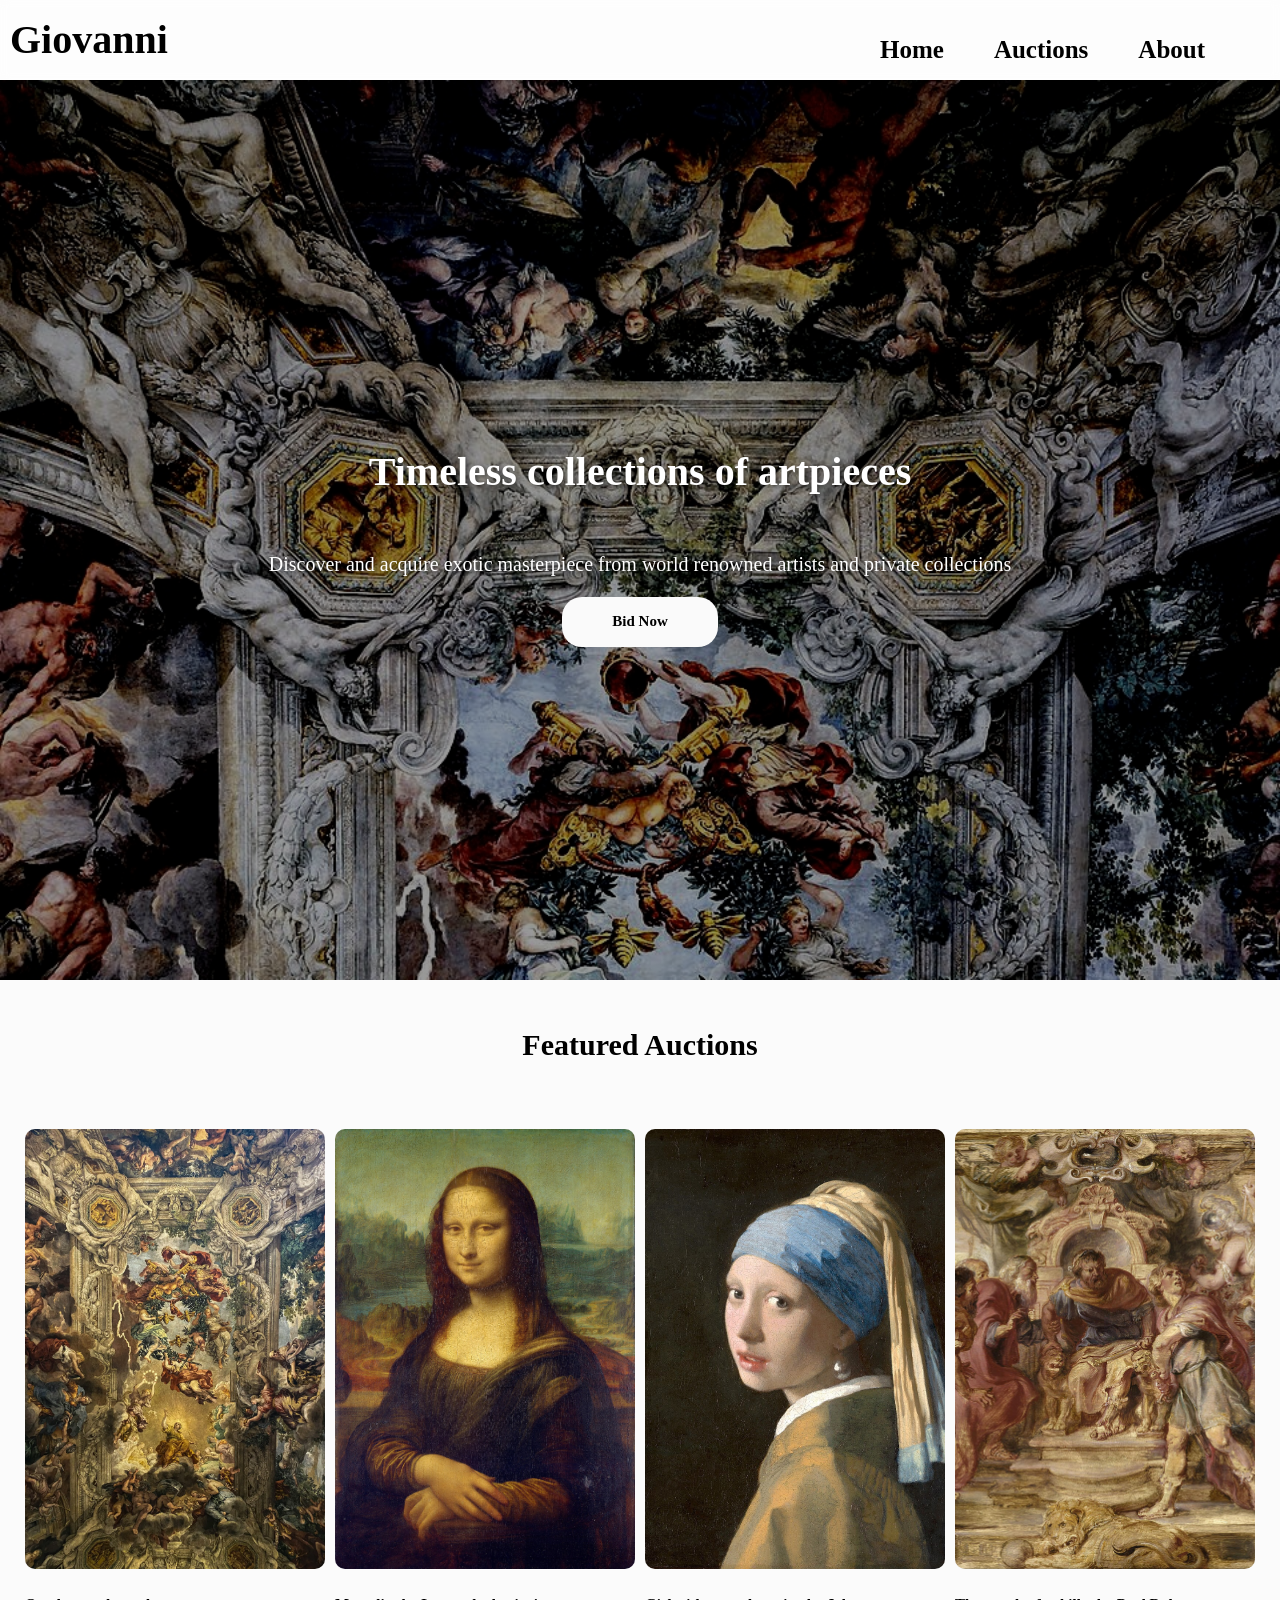
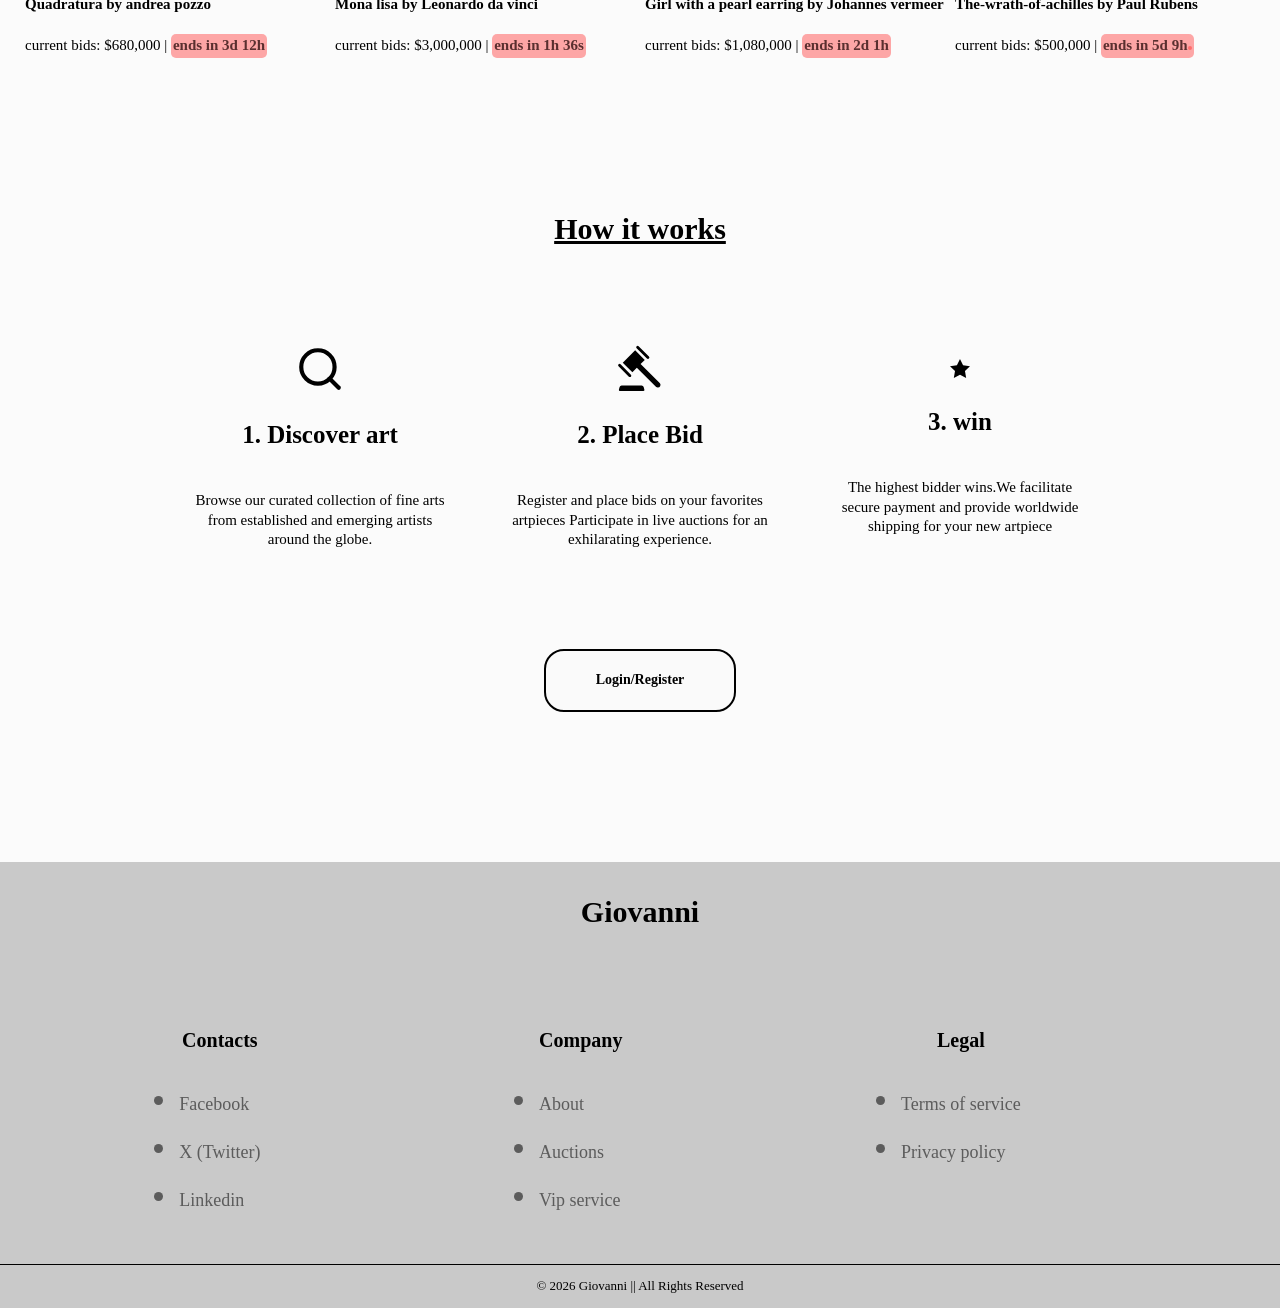
<file: index.html>
<!DOCTYPE html>
<html lang="en">
<head>
  <meta charset="UTF-8">
  <meta name="viewport" content="width=device-width, initial-scale=1.0">
  <meta http-equiv="X-UA-Compatible" content="ie=edge">
  <title>art auction website</title>
  <link rel="stylesheet" href="/styles/style.css">

</head>
<body>
  
    <header class="main-header">
      <div class="text-logo">
        <a href="/index.html">Giovanni</a>
      </div>
      <nav class="nav-links">
              <button class="menu-btn">
        <svg class="menu-open" width="40" height="40" viewBox="0 0 24 24" fill="none" xmlns="http://www.w3.org/2000/svg">
          <path d="M4 18L20 18" stroke="#000000" stroke-width="2" stroke-linecap="round" />
          <path d="M4 12L20 12" stroke="#000000" stroke-width="2" stroke-linecap="round" />
          <path d="M4 6L20 6" stroke="#000000" stroke-width="2" stroke-linecap="round" />
        </svg>
        
        <!-- svg code for close menu -->
<svg class= "menu-close" width="40" height="40" viewBox="0 0 24 24" fill="none" xmlns="http://www.w3.org/2000/svg">
  <path d="M18 6L6 18" stroke="currentColor" stroke-width="2" stroke-linecap="round" stroke-linejoin="round"/>
  <path d="M6 6L18 18" stroke="currentColor" stroke-width="2" stroke-linecap="round" stroke-linejoin="round"/>
</svg>
        
      </button>
        <ul class="nav-lists">
          <li>
            <a href="/index.html">Home</a>
          </li>
           <li>
   <a href="/auctions.html">Auctions</a>
 </li>
  <li>
   <a href="/about.html">About</a>
 </li>
        </ul>
      </nav>

    </header>
    
    <main class="main-container">
      
      <section class="main-content"> 
      <h2> Timeless collections of artpieces</h2>
      <p> Discover and acquire exotic masterpiece from world renowned artists and private collections</p>
      <a href="auctions.html" class="bid-btn">Bid Now</a>
    
      </section>
      
      <section class="featured">
        <h2>Featured Auctions</h2>
        <div class="image-wrapper">
          <div class="image-ctn">
            
          <img src="/styles/images/baroquee-painting.jpg" alt="quadratura" draggable="false">
          <h4>Quadratura by andrea pozzo</h4>
          <p> current bids: $680,000 | <span id="auction-timer1">ends in 3d 12h</span> </p>
          </div>
                  <div class="image-ctn">
            
          <img src="/styles/images/mona-lisa.jpg" alt="mona-lisa">
          <h4>Mona lisa by Leonardo da vinci</h4>
          <p> current bids: $3,000,000 | <span id="auction-timer2">ends in 1h 36s</span> </p>
          </div>
        
                  <div class="image-ctn">
            
          <img src="/styles/images/Girl-with-a-Pearl-Earring.jpg" alt="Girl-with-a-Pearl-Earring">
          <h4> Girl with a pearl earring by Johannes vermeer</h4>
          <p> current bids: $1,080,000 | <span id="auction-timer3">ends in 2d 1h</span> </p>
          </div>
        
                  <div class="image-ctn">
            
          <img src="/styles/images/the-wrath-of-achilles.jpg" alt="the-wrath-of-achilles">
          <h4>The-wrath-of-achilles by Paul Rubens</h4>
          <p> current bids: $500,000 | <span id="auction-timer4">ends in 5d 9h<span> </p>
          </div>
        
        </div>
      </section>
      
      <section class="process">
        <div>
        <h2>How it works</h2> 
        </div>
        <div class="process-container">
        <div class="process_steps search">
          <svg class="icons"
    xmlns="http://www.w3.org/2000/svg" 
    viewBox="0 0 24 24" 
    fill="none" 
    stroke="currentColor" 
    stroke-width="2" 
    stroke-linecap="round" 
    stroke-linejoin="round"
    width="5rem"
    height="5rem"
>
    <circle cx="11" cy="11" r="8"></circle>
    <line x1="21" y1="21" x2="16.65" y2="16.65"></line>
</svg>

<h3>1. Discover art</h3>
<p>Browse our curated collection of fine arts from established and emerging artists around the globe.</p>

        </div>
        <div class="process_steps auction">
         <svg fill="#000000" width="5rem" height="5rem" viewBox="0 0 36 36" version="1.1"  preserveAspectRatio="xMidYMid meet" xmlns="http://www.w3.org/2000/svg" xmlns:xlink="http://www.w3.org/1999/xlink">
    <title>gavel-solid</title>
    <path d="M23.7,10.79a1,1,0,0,1-.71-.3L15.56,3.06A1,1,0,0,1,17,1.65l7.44,7.43a1,1,0,0,1,0,1.41A1,1,0,0,1,23.7,10.79Z"/><path d="M10.69,23.79a1,1,0,0,1-.7-.29L2.55,16.07A1,1,0,1,1,4,14.65l7.43,7.43a1,1,0,0,1-.71,1.71Z"/><path d="M20.64,31l.5,1.77a.89.89,0,0,1-.85,1.12H3.67a.89.89,0,0,1-.85-1.12L3.33,31A1.51,1.51,0,0,1,4.8,29.92H19.16A1.53,1.53,0,0,1,20.64,31Z"/><path d="M32.19,28.08,18.43,14.46l3-3L14.52,4.5,5.58,13.44l6.93,6.94,3.21-3.2,13.74,13.6a1.89,1.89,0,0,0,1.36.56,1.91,1.91,0,0,0,1.37-3.26Z"/>
    <rect x="0" y="0" width="36" height="36" fill-opacity="0"/>
</svg>

          <h3>2. Place Bid</h3>
          <p>Register and place bids on your favorites artpieces Participate in live auctions for an exhilarating experience.</p>
        </div>
        <div class="process_steps win">
          <svg class="icons" xmlns="http://www.w3.org/2000/svg" width="24" height="24" viewBox="0 0 24 24" fill="currentColor" stroke="currentColor" stroke-width="0" stroke-linecap="round" stroke-linejoin="round" class="icon icon-tabler icon-tabler-star">
  <path stroke="none" d="M0 0h24v24H0z" fill="none"/>
  <path d="M12 17.75l-6.172 3.245l1.179 -6.873l-5 -4.867l6.9 -1l3.086 -6.253l3.086 6.253l6.9 1l-5 4.867l1.179 6.873z" />
</svg>

<h3>3. win</h3>
<p>The highest bidder wins.We facilitate secure payment and provide worldwide shipping for your new artpiece</p>
        </div>
        </div>
        <a href="signup.html" class="signup">Login/Register </a>
      </section>
   
    </main>
    
    <footer class="main-footer">
      <h3>Giovanni</h3>
      <section class="footer-section">
        
        <div class="footer-content">
         <h4 id="contacts">Contacts</h4>
         <ul>
           <li>
             <a href="https://www.facebook.com/">Facebook</a>
           </li>
           <li>
  <a href="https://www.x.com/">X (Twitter)</a>
</li>
<li>
  <a href="https://www.linkedin.com/">Linkedin</a>
</li>
         </ul>
        </div>
        <div class="footer-content">
          <h4>Company</h4>
          <ul>
            <li>
              <a href="/about.html">About</a>
            </li>
            <li>
  <a href="/auctions.html">Auctions</a>
</li>
<li>
  <a href="/vip-service.html">Vip service</a>
</li>
          </ul>
        </div>
        
<div class="footer-content">
  <h4>Legal</h4>
  <ul>
    <li>
      <a href="terms_of_service.html">Terms of service</a>
    </li>
    <li>
      <a href="privacy_policy.html">Privacy policy</a>
    </li>
  </ul>
</div>
      </section>
       <div class="copy-section">
   <p> &copy; <span id="footer-year">....</span> Giovanni || All Rights Reserved</p>
 </div>
    </footer>
    
    
    <script src="main.js">
    </script>
    
</body>
</html>
</file>
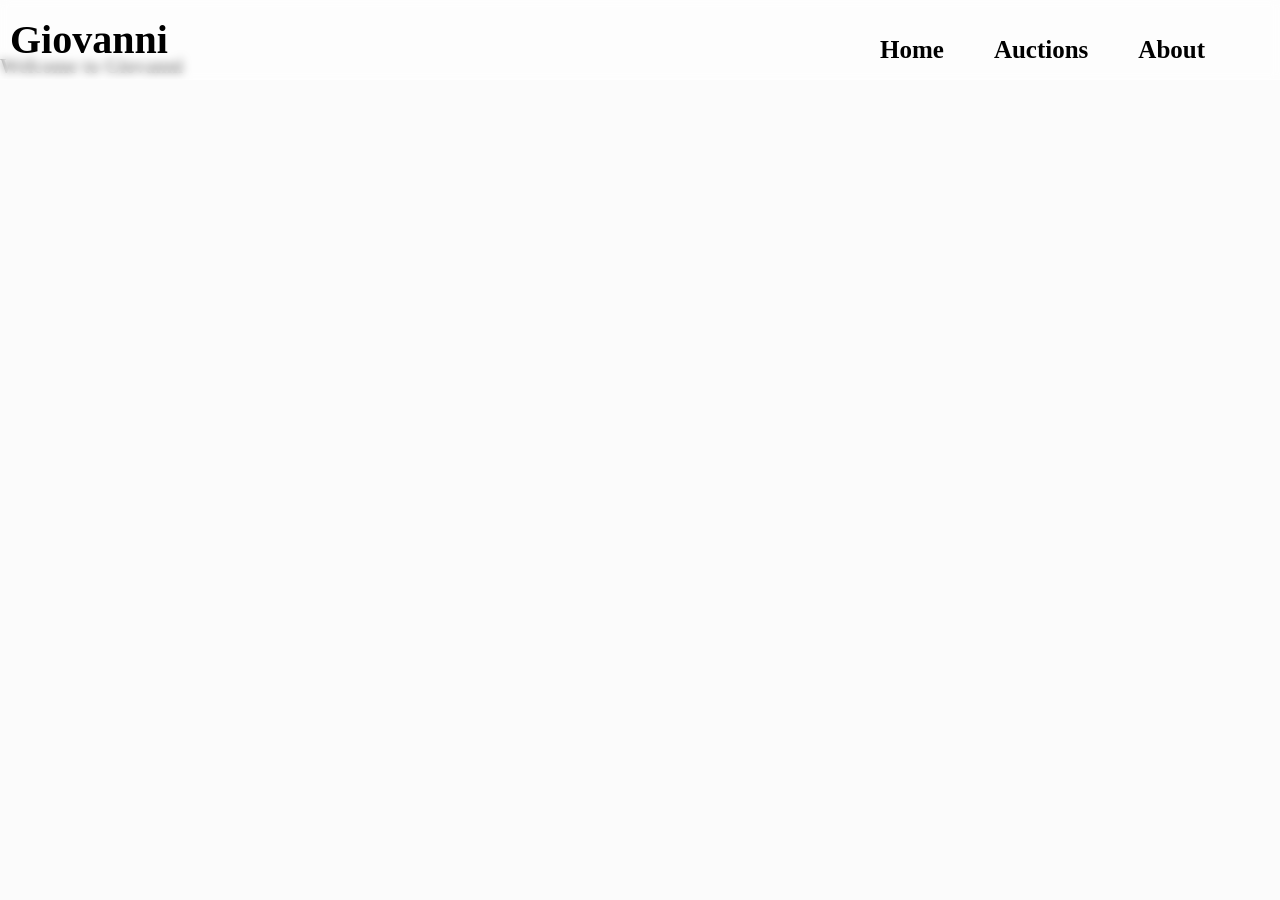
<file: auctions.html>
<!DOCTYPE html>
<html lang="en">
<head>
  <meta charset="UTF-8">
  <meta name="viewport" content="width=device-width, initial-scale=1.0">
  <meta http-equiv="X-UA-Compatible" content="ie=edge">
  <title>art auction website</title>
  <link rel="preconnect" href="https://fonts.googleapis.com">
<link rel="preconnect" href="https://fonts.gstatic.com" crossorigin>
<link href="https://fonts.googleapis.com/css2?family=Dela+Gothic+One&display=swap" rel="stylesheet">
  <link rel="stylesheet" href="/styles/style.css">
</head>
<body>
  
    <header class="main-header">
      <div class="text-logo">
        <a href="/index.html">Giovanni</a>
      </div>
      <nav class="nav-links">
        <ul class="nav-lists">
          <li>
            <a href="/index.html">Home</a>
          </li>
           <li>
   <a href="/auctions.html">Auctions</a>
 </li>
  <li>
   <a href="/about.html">About</a>
 </li>
        </ul>
      </nav>
      <button class="menu-btn">
<svg width="6rem" height="5rem" viewBox="0 0 24 24" fill="none" xmlns="http://www.w3.org/2000/svg">
<path d="M4 18L20 18" stroke="#000000" stroke-width="2" stroke-linecap="round"/>
<path d="M4 12L20 12" stroke="#000000" stroke-width="2" stroke-linecap="round"/>
<path d="M4 6L20 6" stroke="#000000" stroke-width="2" stroke-linecap="round"/>
</svg>

</button>
    </header>
    
    <main class="auction-galleria">
      <h1>Welcome to Giovanni</h1>
      <div class="gallery-container">
        
      </div>
      
    </main>
    </body>
    </html>
</file>
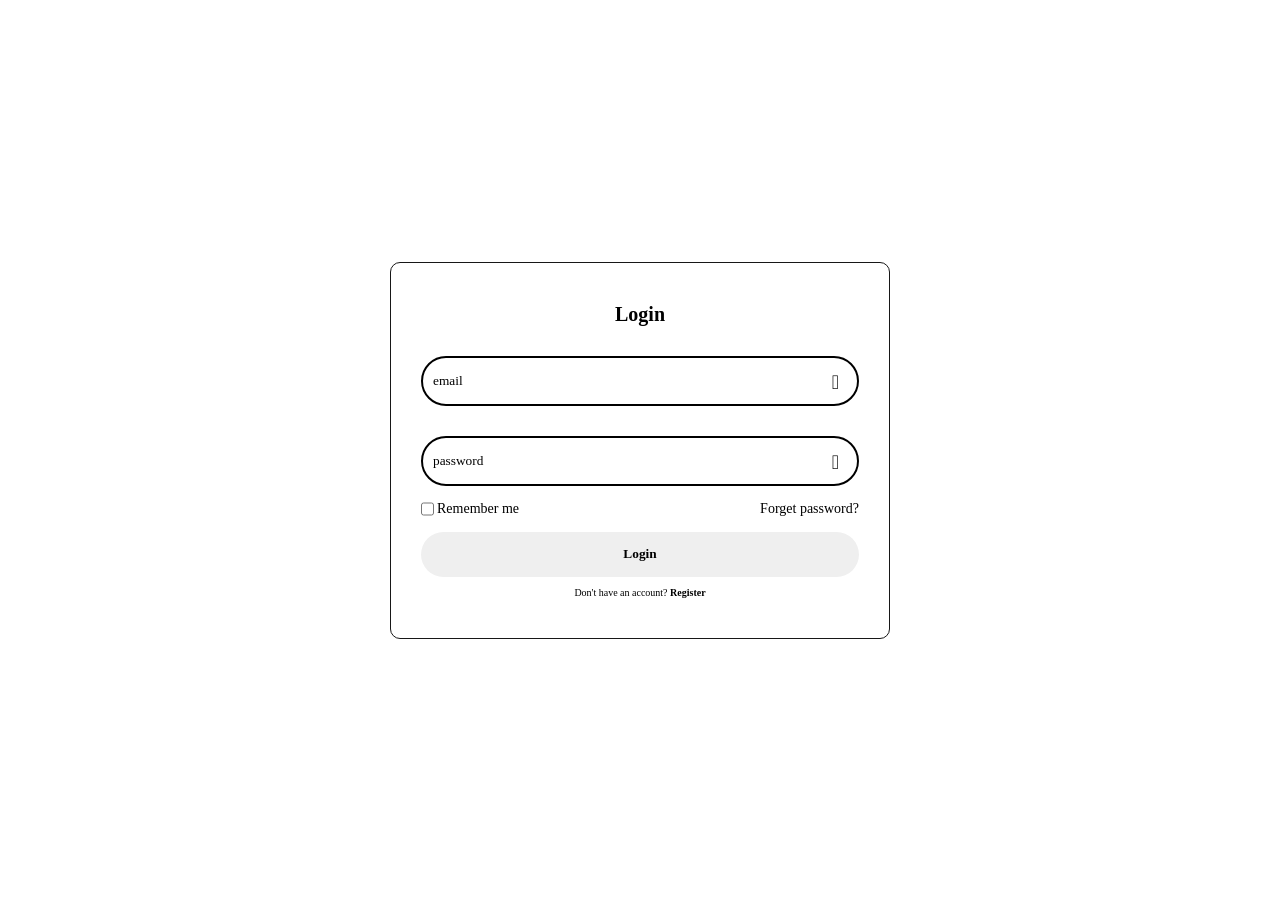
<file: login.html>
<!DOCTYPE html>
<html>

<head>
   <meta charset="UTF-8">
   <meta name="viewport" content="width=device-width, initial-scale=1">
   <title>login page</title>
   <link rel="stylesheet" href="/styles/components/login.css">
   <link href="https://unpkg.com/boxicons@2.1.4/css/boxicons.min.css" rel="stylesheet">
</head>
<body>
   <div class="wrapper">
      <form action="">
      <h1>Login</h1>
      <div class="input-box">
         <input type="email" placeholder="email" required>
         
         <i class="bx bxs-user"></i>
      </div>
            <div class="input-box">
         <input type="password" placeholder="password" required>
         <i class="bx bxs-lock-alt"></i>
      </div>
      <div class="remember">
         <label for="remember me"> 
         <input type="checkbox">
          Remember me
         </label>
         <a href="#">Forget password?</a>
      </div>
      <button type="submit"> Login</button>
      <div class="signup-links">
         Don't have an account?
         <a href="signup.html">Register</a>
      </div>
      </form>
   </div>
</body>

</html>
</file>
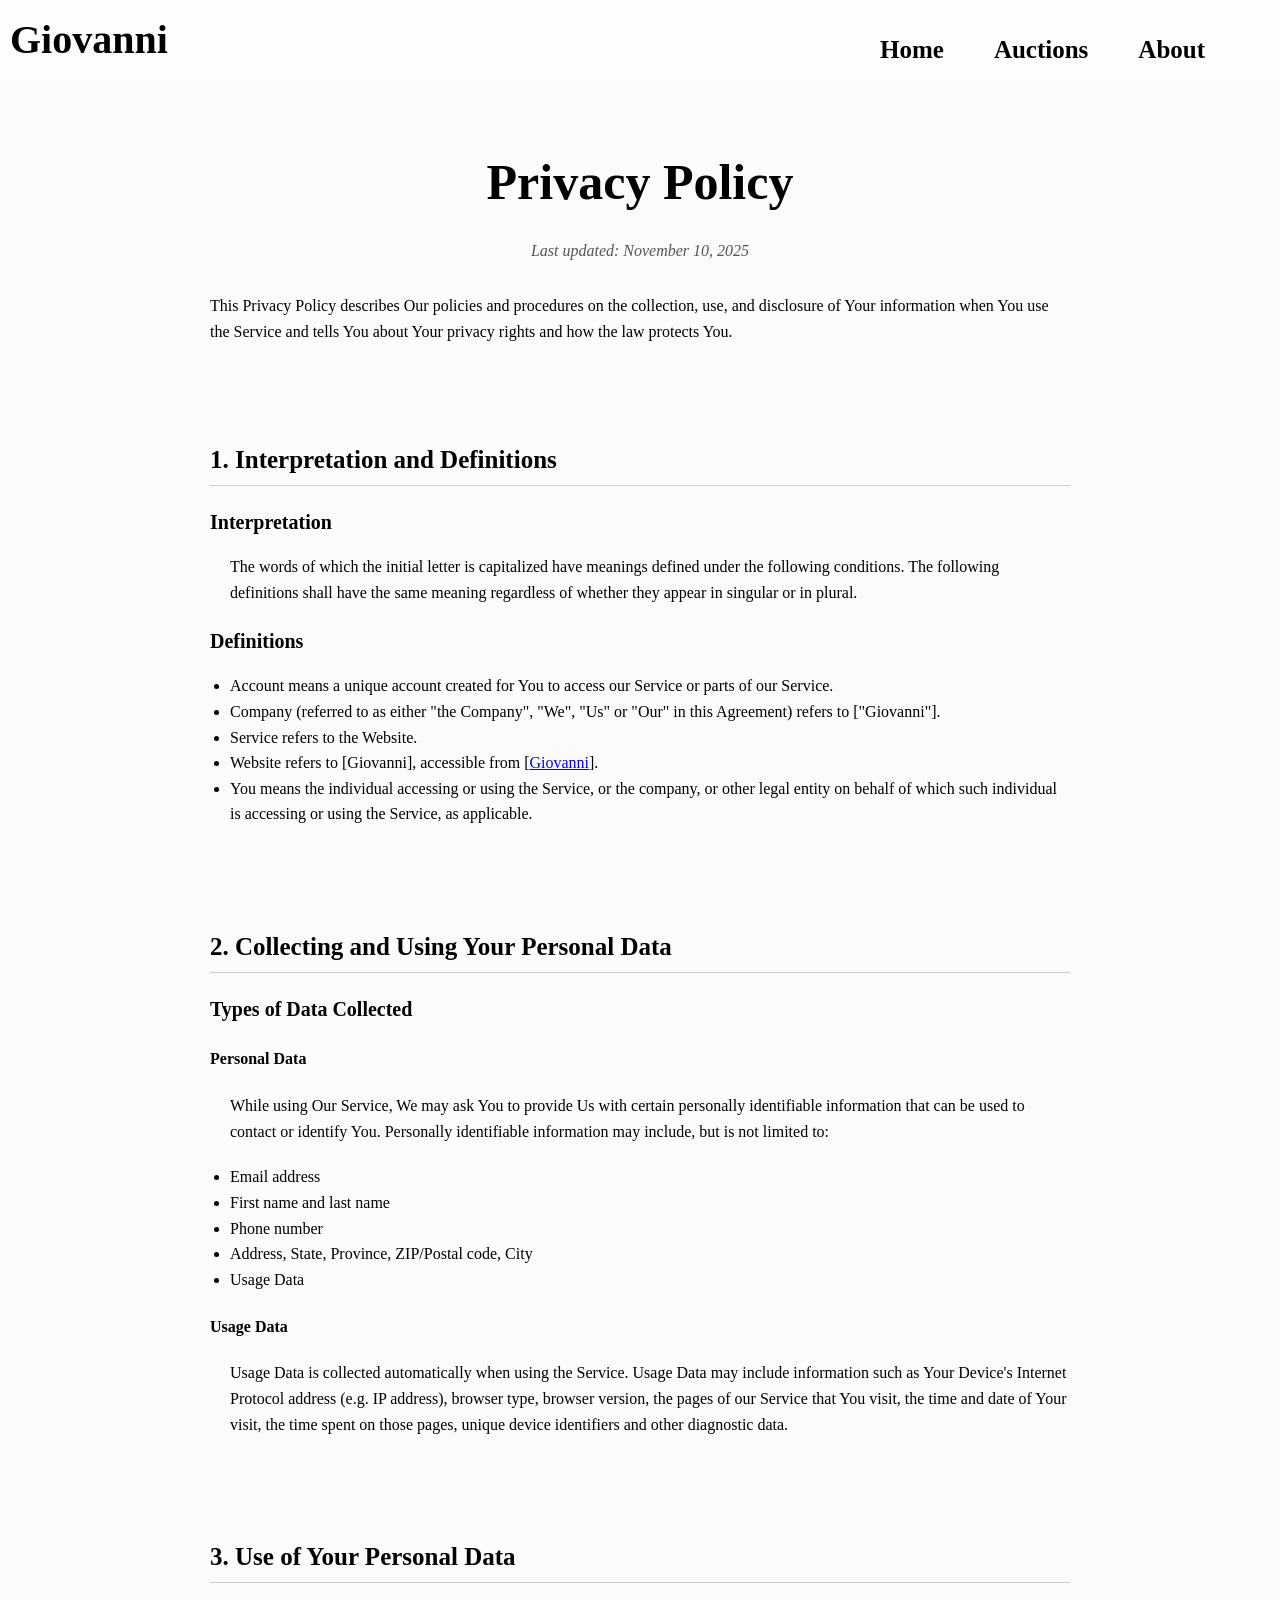
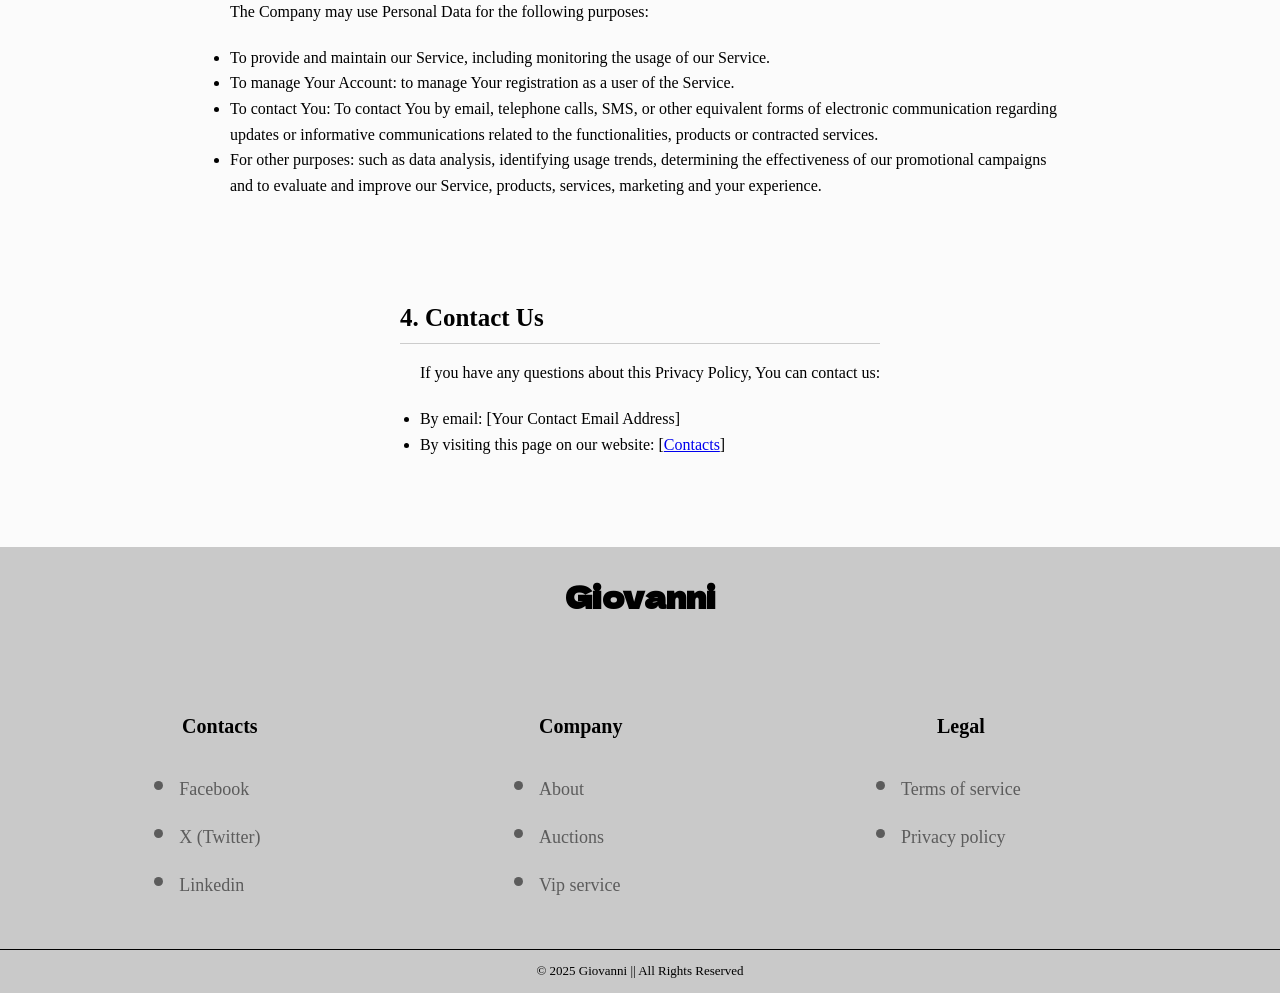
<file: privacy_policy.html>
<!DOCTYPE html>
<html lang="en">
<head>
  <meta charset="UTF-8">
  <meta name="viewport" content="width=device-width, initial-scale=1.0">
  <meta http-equiv="X-UA-Compatible" content="ie=edge">
  <title>art auction website</title>
  <link rel="preconnect" href="https://fonts.googleapis.com">
<link rel="preconnect" href="https://fonts.gstatic.com" crossorigin>
<link href="https://fonts.googleapis.com/css2?family=Dela+Gothic+One&display=swap" rel="stylesheet">
  <link rel="stylesheet" href="/styles/style.css">
  <link rel="stylesheet" href="/styles/privacy_policy.css">
</head>
<body>
  
    <header class="main-header">
      <div class="text-logo">
        <a href="/index.html">Giovanni</a>
      </div>
      <nav class="nav-links">
        <ul class="nav-lists">
          <li>
            <a href="/index.html">Home</a>
          </li>
           <li>
   <a href="/auctions.html">Auctions</a>
 </li>
  <li>
   <a href="/about.html">About</a>
 </li>
        </ul>
      </nav>
      <button class="menu-btn">
<svg width="6rem" height="5rem" viewBox="0 0 24 24" fill="none" xmlns="http://www.w3.org/2000/svg">
<path d="M4 18L20 18" stroke="#000000" stroke-width="2" stroke-linecap="round"/>
<path d="M4 12L20 12" stroke="#000000" stroke-width="2" stroke-linecap="round"/>
<path d="M4 6L20 6" stroke="#000000" stroke-width="2" stroke-linecap="round"/>
</svg>

</button>
    </header>
      <main class="main-container">

  <section class="policy-hero">
    <div class="policy-content">
      <h1>Privacy Policy</h1>
      <p>Last updated: November 10, 2025</p>
      <p>This Privacy Policy describes Our policies and procedures on the collection, use, and disclosure of Your information when You use the Service and tells You about Your privacy rights and how the law protects You.</p>
    </div>
  </section>

  <section class="policy-section">
    <h2>1. Interpretation and Definitions</h2>
    
    <h3>Interpretation</h3>
    <p>The words of which the initial letter is capitalized have meanings defined under the following conditions. The following definitions shall have the same meaning regardless of whether they appear in singular or in plural.</p>
    
    <h3>Definitions</h3>
    <ul>
      <li>Account means a unique account created for You to access our Service or parts of our Service.</li>
      <li>Company (referred to as either "the Company", "We", "Us" or "Our" in this Agreement) refers to ["Giovanni"].</li>
      <li>Service refers to the Website.</li>
      <li>Website refers to [Giovanni], accessible from [<a href="giovanni.com">Giovanni</a>].</li>
      <li>You means the individual accessing or using the Service, or the company, or other legal entity on behalf of which such individual is accessing or using the Service, as applicable.</li>
    </ul>
  </section>

  <section class="policy-section">
    <h2>2. Collecting and Using Your Personal Data</h2>
    
    <h3>Types of Data Collected</h3>
    <h4>Personal Data</h4>
    <p>While using Our Service, We may ask You to provide Us with certain personally identifiable information that can be used to contact or identify You. Personally identifiable information may include, but is not limited to:</p>
    <ul>
      <li>Email address</li>
      <li>First name and last name</li>
      <li>Phone number</li>
      <li>Address, State, Province, ZIP/Postal code, City</li>
      <li>Usage Data</li>
    </ul>
    
    <h4>Usage Data</h4>
    <p>Usage Data is collected automatically when using the Service. Usage Data may include information such as Your Device's Internet Protocol address (e.g. IP address), browser type, browser version, the pages of our Service that You visit, the time and date of Your visit, the time spent on those pages, unique device identifiers and other diagnostic data.</p>
  </section>

  <section class="policy-section">
    <h2>3. Use of Your Personal Data</h2>
    <p>The Company may use Personal Data for the following purposes:</p>
    <ul>
      <li>To provide and maintain our Service, including monitoring the usage of our Service.</li>
      <li>To manage Your Account: to manage Your registration as a user of the Service.</li>
      <li>To contact You: To contact You by email, telephone calls, SMS, or other equivalent forms of electronic communication regarding updates or informative communications related to the functionalities, products or contracted services.</li>
      <li>For other purposes: such as data analysis, identifying usage trends, determining the effectiveness of our promotional campaigns and to evaluate and improve our Service, products, services, marketing and your experience.</li>
    </ul>
  </section>
  
  <section class="policy-section">
    <h2>4. Contact Us</h2>
    <p>If you have any questions about this Privacy Policy, You can contact us:
    </p>
    <ul>
      <li>By email: [Your Contact Email Address]</li>
      <li>By visiting this page on our website: [<a href="/index.html/#contacts">Contacts</a>]</li>
    </ul>
  </section>

</main>

    <!--footer layout-->
        <footer class="main-footer">
      <h3>Giovanni</h3>
      <section class="footer-section">
        
        <div class="footer-content">
         <h4>Contacts</h4>
         <ul>
           <li>
             <a href="https://www.facebook.com/">Facebook</a>
           </li>
           <li>
  <a href="https://www.x.com/">X (Twitter)</a>
</li>
<li>
  <a href="https://www.linkedin.com/">Linkedin</a>
</li>
         </ul>
        </div>
        <div class="footer-content">
          <h4>Company</h4>
          <ul>
            <li>
              <a href="/about.html">About</a>
            </li>
            <li>
  <a href="/auctions.html">Auctions</a>
</li>
<li>
  <a href="/vip-service.html">Vip service</a>
</li>
          </ul>
        </div>
        
<div class="footer-content">
  <h4>Legal</h4>
  <ul>
    <li>
      <a href="terms_of_service.html">Terms of service</a>
    </li>
    <li>
      <a href="privacy_policy.html">Privacy policy</a>
    </li>
  </ul>
</div>
      </section>
       <div class="copy-section">
   <p> &copy; 2025 Giovanni || All Rights Reserved</p>
 </div>
    </footer>
    </body>
    

    </html>
</file>
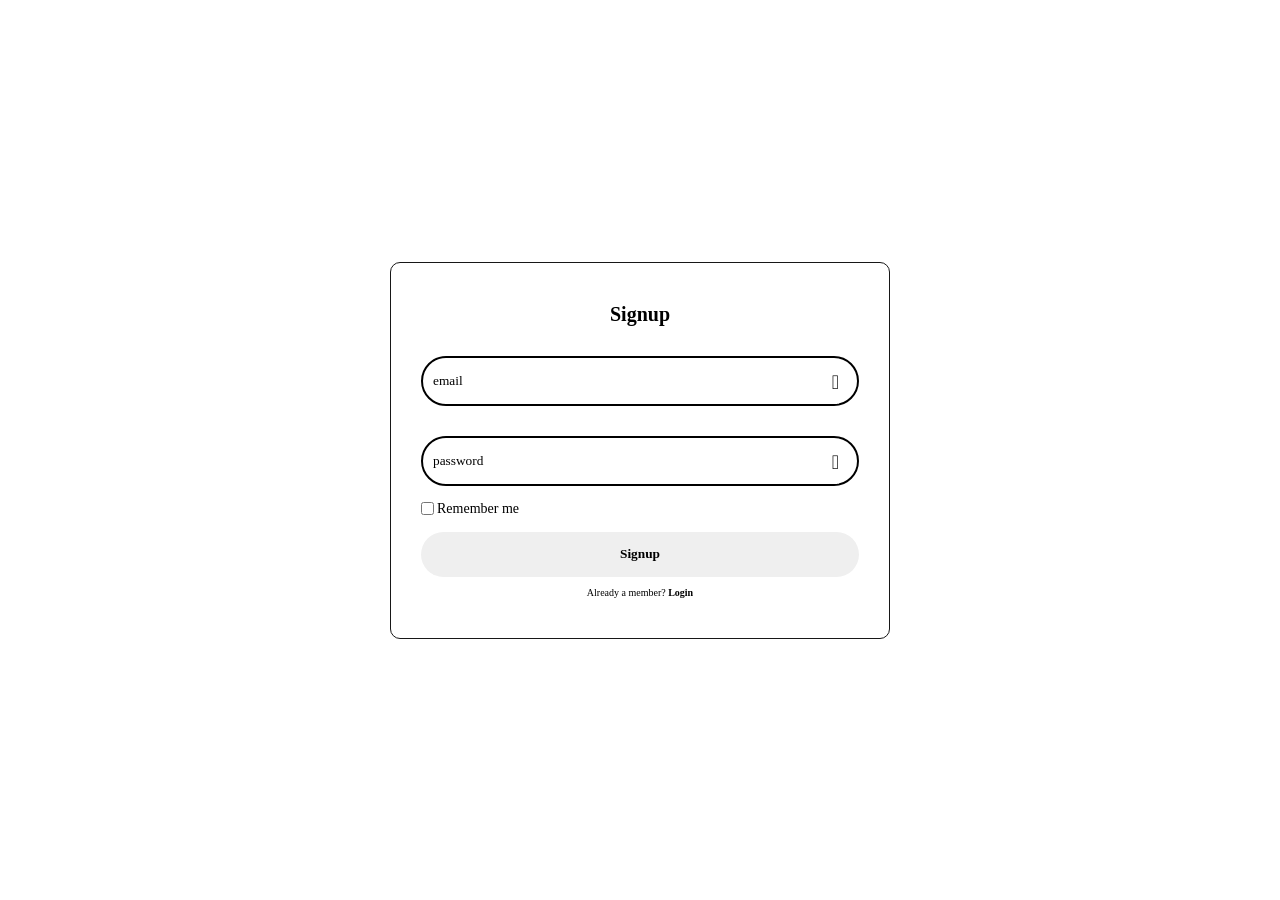
<file: signup.html>
<!DOCTYPE html>
<html>

<head>
   <meta charset="UTF-8">
   <meta name="viewport" content="width=device-width, initial-scale=1">
   <title>signup page</title>
   <link rel="stylesheet" href="/styles/components/signup.css">
   <link href="https://unpkg.com/boxicons@2.1.4/css/boxicons.min.css" rel="stylesheet">
</head>
<body>
   <div class="wrapper">
      <form action="">
      <h1>Signup</h1>
      <div class="input-box">
         <input type="email" placeholder="email" required>
         
         <i class="bx bxs-user"></i>
      </div>
            <div class="input-box">
         <input type="password" placeholder="password" required>
         <i class="bx bxs-lock-alt"></i>
      </div>
      <div class="remember">
         <label for="remember me"> 
         <input type="checkbox">
          Remember me
         </label>
      </div>
      <button type="submit"> Signup</button>
      <div class="signup-links">
         Already a member?
         <a href="login.html">Login</a>
      </div>
      </form>
   </div>
</body>

</html>
</file>
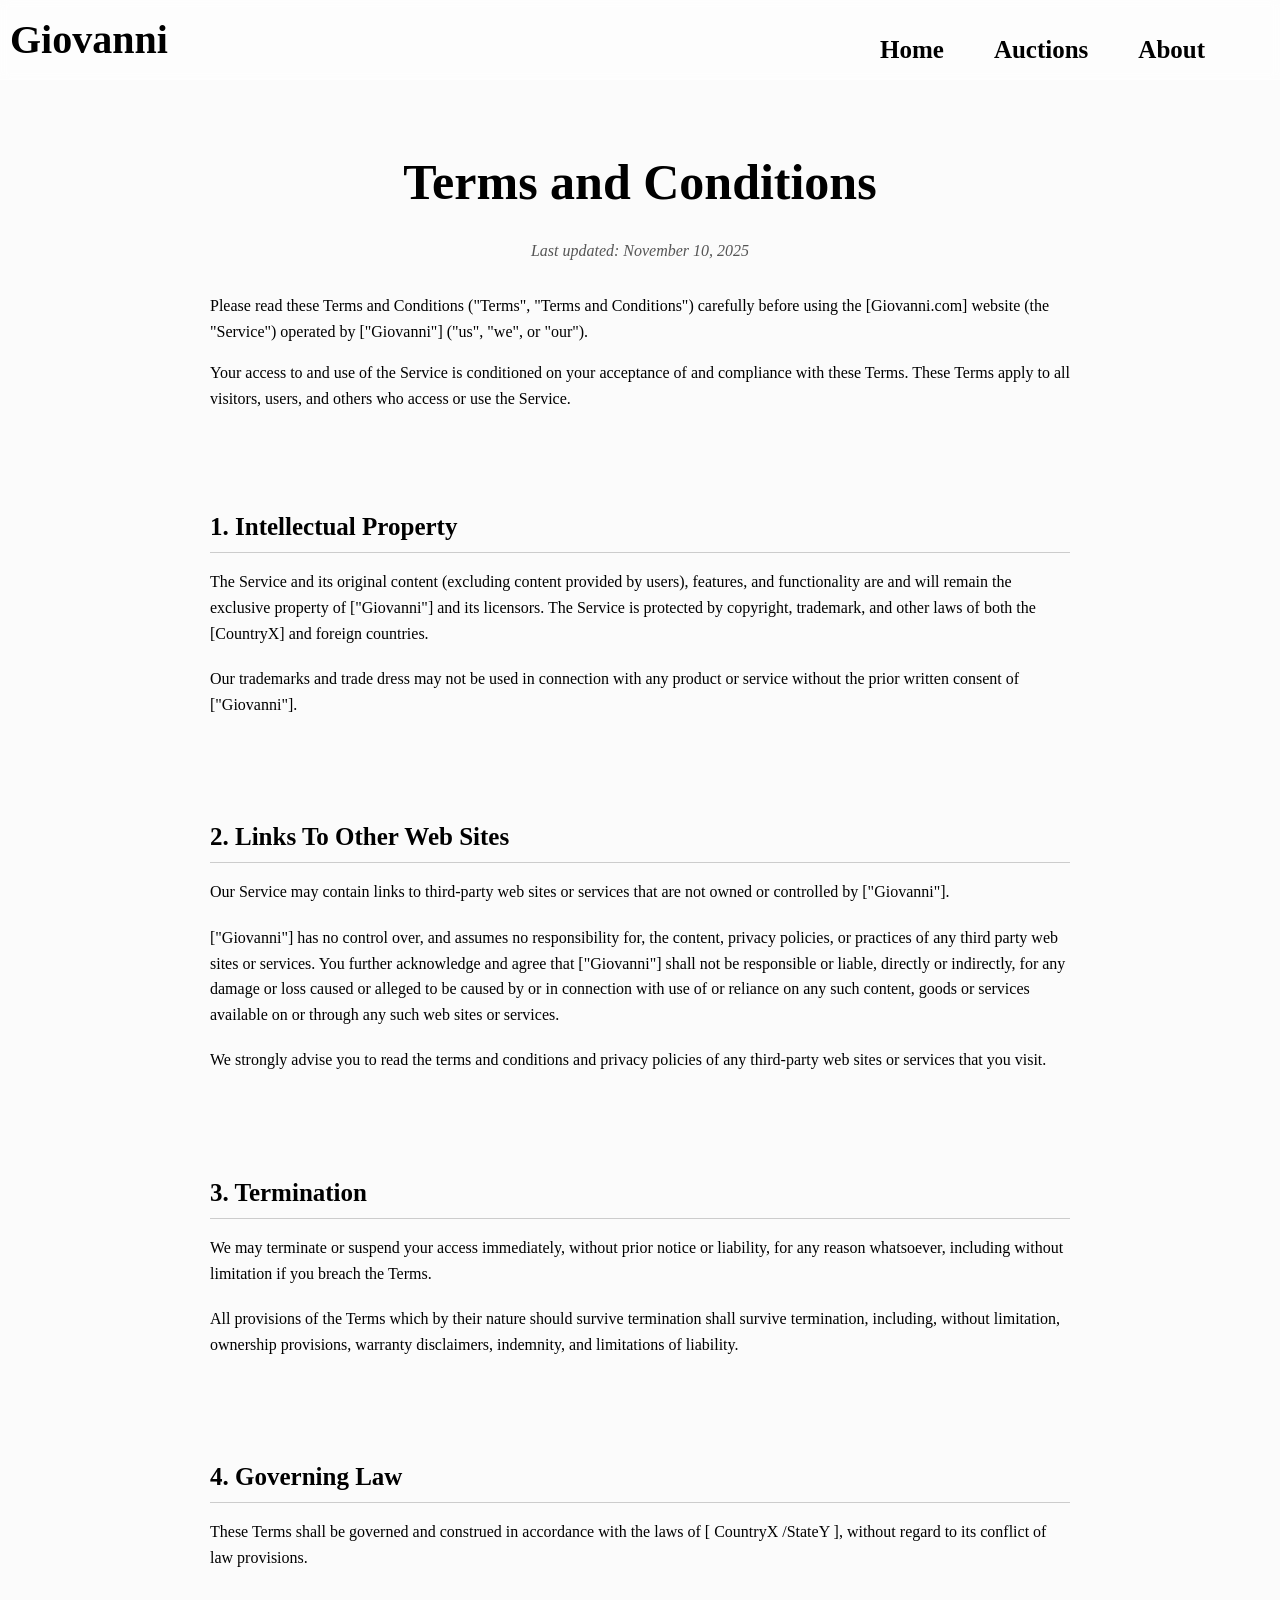
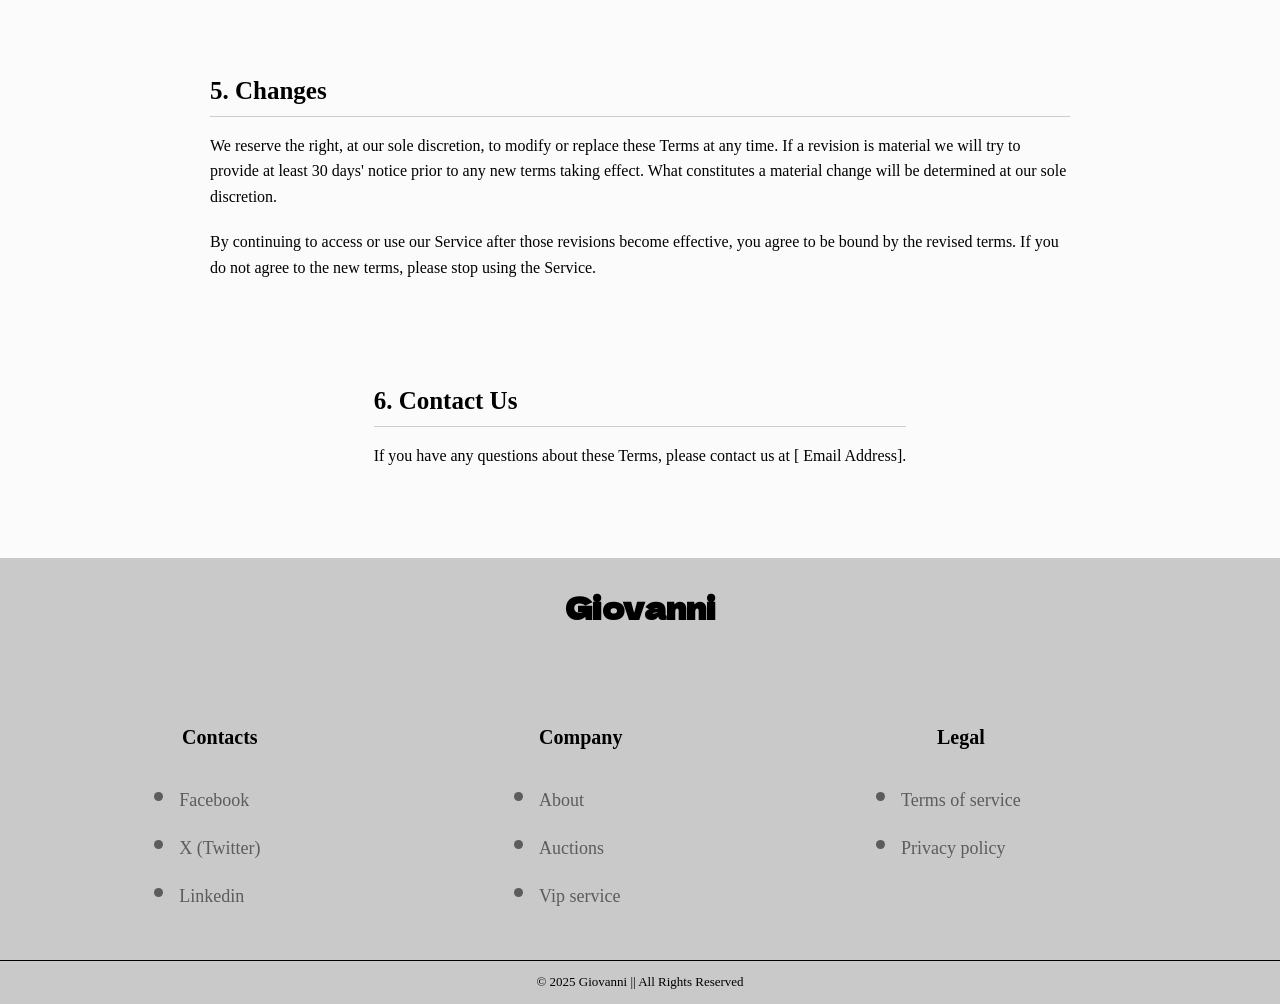
<file: terms_of_service.html>
<!DOCTYPE html>
<html lang="en">
<head>
  <meta charset="UTF-8">
  <meta name="viewport" content="width=device-width, initial-scale=1.0">
  <meta http-equiv="X-UA-Compatible" content="ie=edge">
  <title>art auction website</title>
  <link rel="preconnect" href="https://fonts.googleapis.com">
<link rel="preconnect" href="https://fonts.gstatic.com" crossorigin>
<link href="https://fonts.googleapis.com/css2?family=Dela+Gothic+One&display=swap" rel="stylesheet">
  <link rel="stylesheet" href="/styles/style.css">
  <link rel="stylesheet" href="/styles/terms_of_service.css">
</head>
<body>
  
    <header class="main-header">
      <div class="text-logo">
        <a href="/index.html">Giovanni</a>
      </div>
      <nav class="nav-links">
        <ul class="nav-lists">
          <li>
            <a href="/index.html">Home</a>
          </li>
           <li>
   <a href="/auctions.html">Auctions</a>
 </li>
  <li>
   <a href="/about.html">About</a>
 </li>
        </ul>
      </nav>
      <button class="menu-btn">
<svg width="6rem" height="5rem" viewBox="0 0 24 24" fill="none" xmlns="http://www.w3.org/2000/svg">
<path d="M4 18L20 18" stroke="#000000" stroke-width="2" stroke-linecap="round"/>
<path d="M4 12L20 12" stroke="#000000" stroke-width="2" stroke-linecap="round"/>
<path d="M4 6L20 6" stroke="#000000" stroke-width="2" stroke-linecap="round"/>
</svg>

</button>
    </header>
    <main class="main-container">

  <section class="terms-hero">
    <div class="terms-content">
      <h1>Terms and Conditions</h1>
      <p>Last updated: November 10, 2025</p>
      <p>Please read these Terms and Conditions ("Terms", "Terms and Conditions") carefully before using the [Giovanni.com] website (the "Service") operated by ["Giovanni"] ("us", "we", or "our").</p>
      <p>Your access to and use of the Service is conditioned on your acceptance of and compliance with these Terms. These Terms apply to all visitors, users, and others who access or use the Service.</p>
    </div>
  </section>

  <section class="terms-section">
    <h2>1. Intellectual Property</h2>
    <p>The Service and its original content (excluding content provided by users), features, and functionality are and will remain the exclusive property of ["Giovanni"] and its licensors. The Service is protected by copyright, trademark, and other laws of both the [CountryX] and foreign countries.</p>
    <p>Our trademarks and trade dress may not be used in connection with any product or service without the prior written consent of ["Giovanni"].</p>
  </section>

  <section class="terms-section">
    <h2>2. Links To Other Web Sites</h2>
    <p>Our Service may contain links to third-party web sites or services that are not owned or controlled by ["Giovanni"].</p>
    <p>["Giovanni"] has no control over, and assumes no responsibility for, the content, privacy policies, or practices of any third party web sites or services. You further acknowledge and agree that ["Giovanni"] shall not be responsible or liable, directly or indirectly, for any damage or loss caused or alleged to be caused by or in connection with use of or reliance on any such content, goods or services available on or through any such web sites or services.</p>
    <p>We strongly advise you to read the terms and conditions and privacy policies of any third-party web sites or services that you visit.</p>
  </section>

  <section class="terms-section">
    <h2>3. Termination</h2>
    <p>We may terminate or suspend your access immediately, without prior notice or liability, for any reason whatsoever, including without limitation if you breach the Terms.</p>
    <p>All provisions of the Terms which by their nature should survive termination shall survive termination, including, without limitation, ownership provisions, warranty disclaimers, indemnity, and limitations of liability.</p>
  </section>

  <section class="terms-section">
    <h2>4. Governing Law</h2>
    <p>These Terms shall be governed and construed in accordance with the laws of [ CountryX /StateY ], without regard to its conflict of law provisions.</p>
  </section>

  <section class="terms-section">
    <h2>5. Changes</h2>
    <p>We reserve the right, at our sole discretion, to modify or replace these Terms at any time. If a revision is material we will try to provide at least 30 days' notice prior to any new terms taking effect. What constitutes a material change will be determined at our sole discretion.</p>
    <p>By continuing to access or use our Service after those revisions become effective, you agree to be bound by the revised terms. If you do not agree to the new terms, please stop using the Service.</p>
  </section>
  
  <section class="terms-section">
    <h2>6. Contact Us</h2>
    <p>If you have any questions about these Terms, please contact us at [ Email Address].</p>
  </section>

</main>

    <!--footer layout-->
        <footer class="main-footer">
      <h3>Giovanni</h3>
      <section class="footer-section">
        
        <div class="footer-content">
         <h4>Contacts</h4>
         <ul>
           <li>
             <a href="https://www.facebook.com/">Facebook</a>
           </li>
           <li>
  <a href="https://www.x.com/">X (Twitter)</a>
</li>
<li>
  <a href="https://www.linkedin.com/">Linkedin</a>
</li>
         </ul>
        </div>
        <div class="footer-content">
          <h4>Company</h4>
          <ul>
            <li>
              <a href="/about.html">About</a>
            </li>
            <li>
  <a href="/auctions.html">Auctions</a>
</li>
<li>
  <a href="/vip-service.html">Vip service</a>
</li>
          </ul>
        </div>
        
<div class="footer-content">
  <h4>Legal</h4>
  <ul>
    <li>
      <a href="terms_of_service.html">Terms of service</a>
    </li>
    <li>
      <a href="privacy_policy.html">Privacy policy</a>
    </li>
  </ul>
</div>
      </section>
       <div class="copy-section">
   <p> &copy; 2025 Giovanni || All Rights Reserved</p>
 </div>
    </footer>
    </body>
    </html>
</file>
<file: styles/style.css>
/**Global variables**/
:root{
  --bg-clr-light: #FAFAFA;
  --bg-clr-dark: #000000;
  --clr-light: #FBFBFB;
  --text-clr-light: #FFFFFF;
  --text-clr-dark: #000000;
  --text-clr-subtledark: #5C5C5C;
  --accent-clr: #FF000057;
  --accent-text-clr: #1A0101B8;
}
/* universal reset*/
html{
  font-size: 62.5%;
}
*,
*::before,
*::after{
  box-sizing: border-box;
}
body{
  margin: 0;
  padding: 0;
  font-family: 'inter' san-serif;
  padding-top: 4rem;
  line-height: 1.3;
  display: grid;
  grid-template-rows: auto 1fr auto;
  grid-template-areas:
  "header"
  "main"
  "footer";
  background: var(--clr-light);

}
/**General header stylings goes here**/
.main-header{
  box-sizing: border-box;
  grid-area: header;
  display: flex;
  background: rgba(255, 255, 255, 0.56);
  backdrop-filter: blur(0.5rem);
  border-bottom: 1px solid rgba(255, 255, 255, 0.25);
  top: 0;
  left: 0;
  right: 0;
  height: 8rem;
  justify-content: space-between;
  align-items: center;
  padding: 0 1rem;
  position: fixed;
  z-index: 999;

}
/** naviagtion menu **/
.menu-btn{
  background: none;
  border: none;
  cursor: pointer;


}
.menu-close{
  display: none;
}
.text-logo a{
  text-decoration: none;
  color: var(--text-clr-dark);
  font-size: 2.5rem;
  font-family: "";
  font-weight: 600;
}
.nav-lists{
  display: flex;
  flex-direction: column;
  position: absolute;
  top: 0;
  right: 0;
  height: 100vh;
  width: 50%;
  
  background: #fff;
  gap: 5rem;
  padding: 5rem 0 0 0;
  margin: 8rem 0 0 0;
align-items: center;
  transform: translateX(100%);
  transition: all 0.5s ease-in-out;

}
.nav-lists.active{
transform: translateX(0%);
}

.main-header ul li{
  list-style-type: none;
}
.main-header ul li a{
  text-decoration: none;
  font-size: 1.5rem;
  font-weight: 600;
  color: var(--text-clr-dark);
}
/** main container **/
.main-container{
  grid-area: main;
  display: grid;
  grid-template-rows: auto auto auto;
  margin: 4rem 0 5rem 0;
  
}

.main-content{
  background: linear-gradient( rgba(0,0,0,0.4), rgba(0,0,0,0.4)), url('/styles/images/quadratura.jpg') no-repeat;
  background-size: cover;
  color: var(--text-clr-light);
  text-align: center;
  display: flex;
  width: 100%;
  flex-direction: column;
  justify-content: center;
  align-items: center;
  min-height: 100vh;
}
.main-content h2{
  font-family: 'playfair Display';
  text-shadow: 2px 2px 4px rgba(0, 0, 0, 0.5);
  font-size: 4rem;
  
}
.main-content p{
  font-size: 2rem;
  text-shadow: 2px 2px 4px rgba(0, 0, 0, 0.5);
}

.bid-btn{
  padding: 1.5rem 5rem;
  background-color: var(--bg-clr-light);
  color: var(--text-clr-dark);
  font-size: 1.5rem;
  font-weight: bold;
  text-decoration: none;
  border-radius: 2rem;
  border: none;
  cursor: pointer;
  transition: 0.2s;
  

}
.bid-btn:focus{
  outline: 1px solid #F3F3FF;
  outline-offset: 1px;
  
}
.bid-btn:hover{
  transition: all 0.1s;
  transform: translateY(2.5px);
  color: var(--text-clr-light);
  background-color: var(--bg-clr-dark);
  
}

 /* gallery section*/
 .featured{
   padding: 2rem;
   overflow: hidden;
   text-align: center;
 }
 .featured h2{
   font-size: 2rem;
 }
 .image-wrapper{
   display: flex;
   height: 100%;
   width: auto;
   overflow-x: scroll;
   scroll-snap-type: x mandatory;
   overflow-y: hidden;
   scroll-behavior: smooth;
 }
 .image-ctn{
padding: 3rem;
 }
 .image-ctn span{
   /* background: rgba(229, 73, 73, 0.5); */
   background: var(--accent-clr);
   border-radius: 5px;
   padding: 2px;
   color: var(--accent-text-clr);
   font-weight: bold;
 }
 .image-wrapper img{
   border-radius: 1rem;
   height: 80%;
   flex: 0 0 100%;
   width: 25rem;
   border-radius: 3rem;
   object-fit: cover;
   scroll-snap-align: center;
 }
 /* how it works section*/
 .process{
   display: grid;
   grid-template-columns: auto;
   justify-content: center;
   align-items: center;
   gap: 2rem;
 }
 .process-container{
   gap: 2rem;
   display: flex;
   flex-direction: column;
 }
 .process h2{
   text-align: center;
   text-decoration: underline;
   margin: 2rem 0 0 0;
  
   
 }
 .process p{
   text-align: center;
   font-size: 1.5rem;
   padding: 0 2rem;
   
 }
 .process h3{
   font-size: 2.5rem;
 }
 .icons{
  
 }
 .process_steps{
  height: 35rem;
   width: 30rem;
   border-radius: 50px;
   border: 1px solid rgba(0, 0, 0, 1);
   display: flex;
   flex-direction: column;
   justify-content: center;
   align-items: center;
   
 }
 .signup{
   border-radius: 2rem;
   padding: 2rem 5rem;
   border: 2px solid #000000;
   cursor: pointer;
   color: var(--text-clr-dark);
   text-align: center;
   text-decoration: none;
   font-size: 1.4rem;
   font-weight: bold;
   background: var(--bg-clr-light);
   margin-left: auto;
   margin-right: auto;
   transition: all 0.3s;
   
 }
 
 .signup:hover{
  background: var(--bg-clr-dark);
  color: var(--text-clr-light);
 }
 
/* footer section*/
.main-footer{
  display: grid;
  grid-area: footer;
  grid-template-columns: 1fr;
  width: 100%;
  background: rgba(0, 0, 0, 0.2);
  text-align: center;
}
.footer-section{
  max-width: 120rem;
  color: var(--text-clr-subtledark);
  
}
.main-footer h3{
  font-size: 3rem;
  font-weight: bold;
  font-family: 'dela gothic one';
}
.footer-content h4{
  font-size: 2rem;
  color: var(--text-clr-dark);
}
.footer-content ul{
  list-style-type: none;
  padding: 0;
  margin: 0;
}
.footer-content li{
  margin-bottom: 0.9rem;
}
.footer-content li a{
  text-decoration: none;
  color: inherit;
  font-size: 1.8rem;
}
.copy-section{
  border-top: 1px solid #000000;
  font-size: 1.3rem;
  width: 100%;
}
/** media queries for responsiveness **/
@media screen and (min-width: 60rem){
  /**main header**/
  .main-header{
    height: 8rem;
  }
  .text-logo a{
    font-size: 4rem;
  }
  /** navigation lists **/
  .nav-lists{
  display: flex;
  flex-direction: row;
  margin-right: 40rem;
height: 0;
background: var(--bg-clr-light);
padding: 0;
margin-top: 5rem;
}
.main-header ul li a{
  font-size: 2.5rem;
}
/** hiding navigation menu button on desktop**/
.menu-btn{
display: none;
  
}

.main-content{
  font-size: 3rem;
  
}
.main-content p{
  width: 100%;
}
.view-btn{
  padding: 3rem 6rem;
  font-size: 2rem;
  font-weight: bold;
  width: 25rem;
}
/** gallery layout**/
.featured{
  display: grid;
  place-self: center;
  padding: 2rem 0;
  text-align: left;
  font-size: 1.5rem;
  height: auto;
  
}
.featured h2{
  font-size: 3rem;
  text-align: center;
  
}
.image-wrapper{
  display: grid;
  grid-template-columns: repeat(4,1fr);
  overflow-x: hidden;
  width: 100%;
  padding: 4rem 2rem;
  
}
.image-ctn{
  padding: 0 0.5rem 5rem 0.5rem;
  width: 100%;
}
.image-ctn span{
  display: inline-block;
  text-wrap: wrap;
}
.image-ctn img{
  width: 100%;
  border-radius: 10px;
  object-fit: cover;
}
/**How it works section**/
.process{
  display: grid;
  grid-template-rows: auto 1fr auto;
  margin-bottom: 10rem;
}
.process h2{
  font-size: 3rem;
  margin-bottom: 1.1rem;
}
.process-container{
  width: 100vw;
  display: flex;
  flex-direction: row;
  justify-content: center;
  align-items: center;
  gap: 2rem;
 
  
}
 .process_steps{
   border: none;
   display: flex;
   justify-content: center;
   align-items: center;
  
  
   
 }
 /**footer layout for desktop**/
 .footer-section{
   display: flex;
   justify-content: space-around;
   align-content: center;
   flex-wrap: wrap;
   font-size: 3rem;
   padding: 4rem;
 }
 .main-footer h3{
   text-align: center;
   font-size: 3rem;
 }
 .footer-content ul{
   list-style-type: unset;
   text-align: left;
 }
 .footer-content li a{
   font-weight: 500;
 }
}
</file>
<file: styles/components/login.css>
/**Global variables**/
:root{
  --bg-clr-light: #FAFAFA;
  --bg-clr-dark: #000000;
  --clr-light: #FBFBFB;
  --text-clr-light: #FFFFFF;
  --text-clr-dark: #000000;
}
/* universal reset*/
html{
  font-size: 62.5%;
}
/** basic reset**/
*,
*::before,
*::after{
  box-sizing: border-box;
  margin: 0;
  padding: 0;
  font-family: 'poppins';
}
body{
  display: flex;
  justify-content: center;
  align-items: center;
  min-height: 100vh;
  background: #FFFFFf;
  padding: 2rem;
}
.wrapper{
  background: transparent;
  backdrop-filter: blur(20px);
  border: 1px solid rgba(0, 0, 0, 0.91);
  width: 50rem;
  padding: 4rem 3rem;
  border-radius: 10px;
  color: #000000;
}
.wrapper h1{
  text-align: center;
  font-size: 2rem;
  color: var(--text-clr-dark);
}
.wrapper .input-box{
  width: 100%;
  height: 5rem;
  margin: 3rem 0;
  position: relative;
}
.input-box input{
  background: transparent;
  width: 100%;
  height: 100%;
  border: none;
  outline: none;
  border: 2px solid black;
  border-radius: 5rem;
  color: var(--text-clr-dark);
  padding: 2rem 1rem;
}
.input-box input::placeholder{
  color: var(--text-clr-dark);
}
.input-box i{
  position: absolute;
  right: 2rem;
  top: 50%;
   transform: translateY(-50%);
   font-size: 2rem;
}
.wrapper .remember{
  display: flex;
  justify-content: space-between;
  margin: -1.5rem 0 1.5rem;
  font-size: 1.4rem;
}
.remember label{
  display: flex;
  justify-content: center;
  align-self: center;
}
.remember label input{
  accent-color: white;
  margin-right: 0.3rem;
}
.remember a{
  text-decoration: none;
  color: var(--text-clr-dark);
}
.remember a:hover{
  text-decoration: underline;
}
.wrapper button{
  width: 100%;
  height: 4.5rem;
  font-weight: 600;
  border: none;
  outline: none;
  border-radius: 40px;
  cursor: pointer;
}
.wrapper .signup-links{
  text-align: center;
  margin-top: 1rem;
}
.signup-links a{
  font-weight: 600;
  text-decoration-line: none;
  color: var(--text-clr-dark);
}
.signup-links a:hover{
  text-decoration: underline;
}
</file>
<file: styles/privacy_policy.css>
/* General container for the policy page */
.policy-hero, .policy-section{
  max-width: 90rem; /* Keeps the content from stretching too wide on large screens */
  margin: 0 auto;
  padding: 2rem;
  font-size: 1.6rem; /* Standard readable font size */
  line-height: 1.6;
}

/* Styling the main title and date */
.policy-hero h1 {
  font-size: 4rem; /* Larger title */
  text-align: center;
  margin-bottom: 0.5rem;
}

.policy-hero p:first-of-type {
  text-align: center;
  font-style: italic;
  margin-bottom: 3rem;
  color: #555;
}

/* Styling for section headings (H2) */
.policy-section h2 {
  font-size: 2.5rem;
  margin-top: 4rem;
  margin-bottom: 1.5rem;
  border-bottom: 1px solid #ccc;
  padding-bottom: 0.5rem;
}

/* Styling for subsection headings (H3) */
.policy-section h3 {
  font-size: 2rem;
  margin-top: 2rem;
  margin-bottom: 1rem;
}

/* Paragraph and list styling for the legal text */
.policy-section p, .policy-section ul {
  margin-bottom: 2rem;
  padding-left: 2rem;
}
.policy-section ul {
  list-style-type: disc;
}

/* Media query to adjust for desktop screens */
@media screen and (min-width: 60rem) {
  .policy-hero h1{
    font-size: 5rem;
  }
}
</file>
<file: styles/components/signup.css>
/**Global variables**/
:root{
  --bg-clr-light: #FAFAFA;
  --bg-clr-dark: #000000;
  --clr-light: #FBFBFB;
  --text-clr-light: #FFFFFF;
  --text-clr-dark: #000000;
}
/* universal reset*/
html{
  font-size: 62.5%;
}
/** basic reset**/
*,
*::before,
*::after{
  box-sizing: border-box;
  margin: 0;
  padding: 0;
  font-family: 'poppins';
}
body{
  display: flex;
  justify-content: center;
  align-items: center;
  min-height: 100vh;
  background: #FFFFFf;
  padding: 20px;
}
.wrapper{
  background: transparent;
  backdrop-filter: blur(20px);
  border: 1px solid rgba(0, 0, 0, 0.91);
  width: 50rem;
  padding: 40px 30px;
  border-radius: 10px;
  color: #000000;
}
.wrapper h1{
  text-align: center;
  font-size: 2rem;
  color: var(--text-clr-dark);
}
.wrapper .input-box{
  width: 100%;
  height: 5rem;
  margin: 3rem 0;
  position: relative;
}
.input-box input{
  background: transparent;
  width: 100%;
  height: 100%;
  border: none;
  border: 2px solid black;
  border-radius: 5rem;
  color: var(--text-clr-dark);
  padding: 20px 10px ;
}
.input-box input::placeholder{
  color: var(--text-clr-dark);
}
.input-box i{
  position: absolute;
  right: 20px;
  top: 50%;
   transform: translateY(-50%);
   font-size: 2rem;
}
.wrapper .remember{
  display: flex;
  justify-content: space-between;
  margin: -15px 0 15px;
  font-size: 14px;
}
.remember label{
  display: flex;
  align-items: center;
}
.remember label input{
  accent-color: white;
  margin-right: 3px;
}
.remember a{
  text-decoration: none;
  color: var(--text-clr-dark);
}
.remember a:hover{
  text-decoration: underline;
}
.wrapper button{
  width: 100%;
  height: 45px;
  font-weight: 600;
  border: none;
  outline: none;
  border-radius: 40px;
  cursor: pointer;
}
.wrapper .signup-links{
  text-align: center;
  margin-top: 10px;
}
.signup-links a{
  font-weight: 600;
  text-decoration-line: none;
  color: var(--text-clr-dark);
}
.signup-links a:hover{
  text-decoration: underline;
}
</file>
<file: styles/terms_of_service.css>
/* Add these new styles to your existing stylesheet */

/* General container for the terms page */
.terms-hero, .terms-section {
  max-width: 90rem; /* Keeps the content from stretching too wide on large screens */
  margin: 0 auto;
  padding: 2rem;
  font-size: 1.6rem; /* Standard readable font size */
  line-height: 1.6;
}

/* Styling the main title and date */
.terms-hero h1 {
  font-size: 4rem; /* Larger title */
  text-align: center;
  margin-bottom: 0.5rem;
}

.terms-hero p:first-of-type {
  text-align: center;
  font-style: italic;
  margin-bottom: 3rem;
  color: #555;
}

/* Styling for section headings */
.terms-section h2 {
  font-size: 2.5rem;
  margin-top: 4rem;
  margin-bottom: 1.5rem;
  border-bottom: 1px solid #ccc;
  padding-bottom: 0.5rem;
}

/* Paragraph styling for the legal text */
.terms-section p {
  margin-bottom: 2rem;
}

/* Media query to adjust for smaller screens */
@media screen and (min-width: 60rem) {
  .terms-hero h1 {
    font-size: 5rem;
  }
}
</file>
